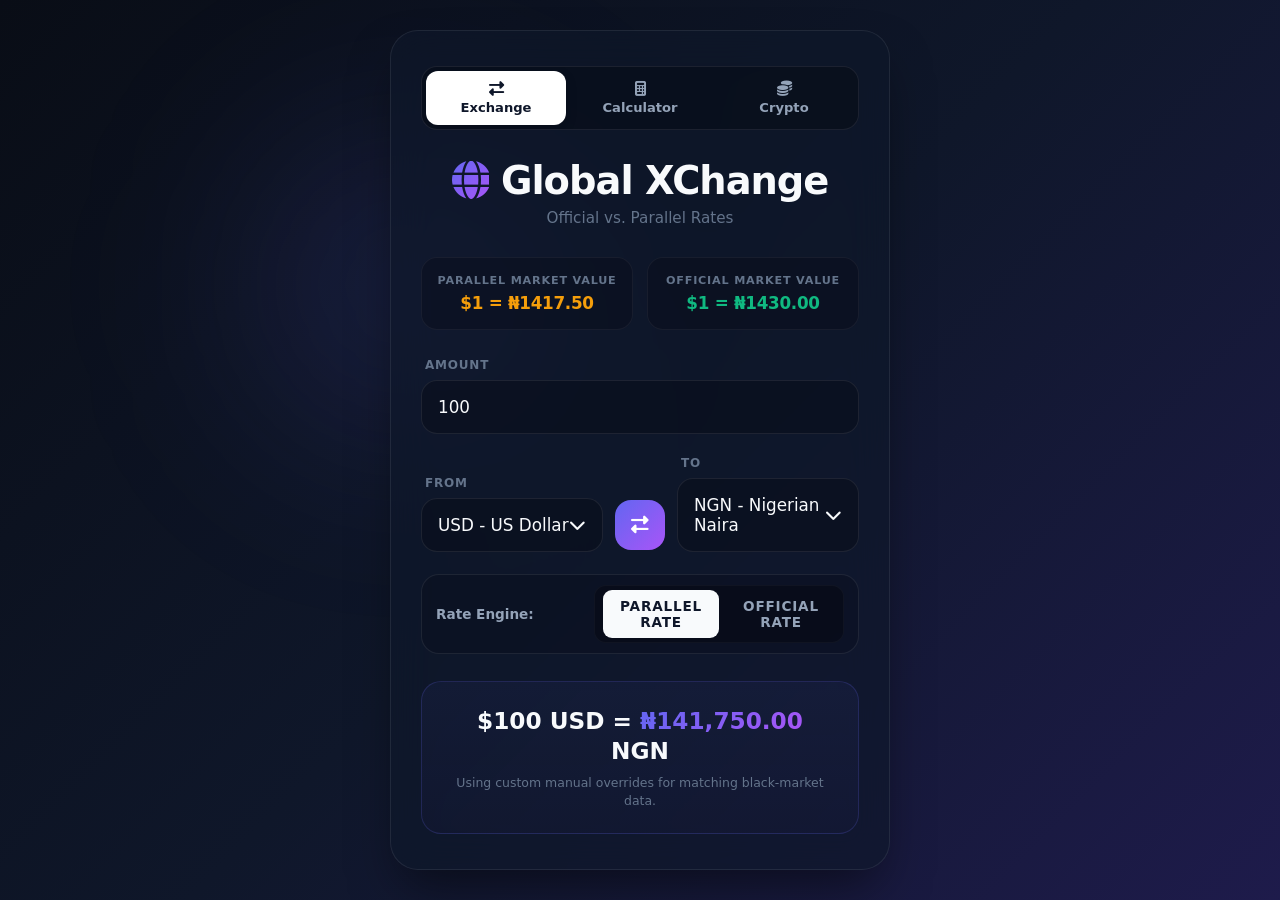
<file: index.html>
<!DOCTYPE html>
<html lang="en">
<head>
    <meta charset="UTF-8">
    <meta name="viewport" content="width=device-width, initial-scale=1.0">
    <title>Global XChange</title>
    <link rel="stylesheet" href="Style.css">
    <link rel="stylesheet" href="https://cdnjs.cloudflare.com/ajax/libs/font-awesome/6.4.0/css/all.min.css">
</head>
<body>
    <div class="glass-container">
        <nav class="tab-navigation">
            <a href="index.html" class="nav-tab active"><i class="fa-solid fa-right-left"></i> Exchange</a>
            <a href="Practice101.html" class="nav-tab"><i class="fas fa-calculator"></i> Calculator</a>
            <a href="Crypto.html" class="nav-tab"><i class="fa-solid fa-coins"></i> Crypto</a>
        </nav>

        <header>
            <h1><i class="fa-solid fa-globe text-gradient"></i> Global XChange</h1>
            <p>Official vs. Parallel Rates</p>
        </header>
<script>
  atOptions = {
    'key' : '3b7b6fb1a264bc4aec8242be484304dd',
    'format' : 'iframe',
    'height' : 50,
    'width' : 320,
    'params' : {}
  };
</script>
<script src="https://www.highperformanceformat.com/3b7b6fb1a264bc4aec8242be484304dd/invoke.js"></script>

        <div class="rate-cards">
            <div class="card parallel">
                <h3>Parallel Market Value</h3>
                <p id="parallel-badge">Loading...</p>
            </div>
            <div class="card official">
                <h3>Official Market Value</h3>
                <p id="official-badge">Loading...</p>
            </div>
        </div>

        <main class="converter-box">
            <div class="input-group">
                <label for="amount">Amount</label>
                <input type="number" id="amount" value="100">
            </div>

            <div class="conversion-row">
                <div class="select-box">
                    <label>From</label>
                    <div id="from-selector" class="custom-select-trigger">
                        <span id="from-display">USD - US Dollar</span>
                        <i class="fa-solid fa-chevron-down"></i>
                    </div>
                </div>

                <button id="swap-btn" class="swap-btn">
                    <i class="fa-solid fa-right-left"></i>
                </button>

                <div class="select-box">
                    <label>To</label>
                    <div id="to-selector" class="custom-select-trigger">
                        <span id="to-display">NGN - Nigerian Naira</span>
                        <i class="fa-solid fa-chevron-down"></i>
                    </div>
                </div>
            </div>

            <div class="market-toggle">
                <span class="toggle-label">Rate Engine:</span>
                <div class="radio-inputs">
                    <label class="radio-option">
                        <input type="radio" name="market-type" value="parallel" checked>
                        <span class="name">Parallel Rate</span>
                    </label>
                    <label class="radio-option">
                        <input type="radio" name="market-type" value="official">
                        <span class="name">Official Rate</span>
                    </label>
                </div>
            </div>

            <div class="result-area">
                <p id="result-text">Enter value...</p>
                <small id="rate-timestamp"></small>
            </div>
        </main>
    
    </div>
    <div id="notification-container"></div>

    <div id="search-modal" class="modal-overlay">
        <div class="modal-content">
            <div class="modal-header">
                <h3 id="modal-title">Select Currency</h3>
                <button id="close-modal-btn" class="close-btn"><i class="fa-solid fa-xmark"></i></button>
            </div>
            <div class="search-wrapper">
                <i class="fa-solid fa-magnifying-glass search-icon"></i>
                <input type="text" id="currency-search-input" placeholder="Search country or code...">
            </div>
            <div id="modal-options-list" class="options-list"></div>
        </div>

    </div>

    <script src="Mel.js"></script>
</body>
</html>
</file>
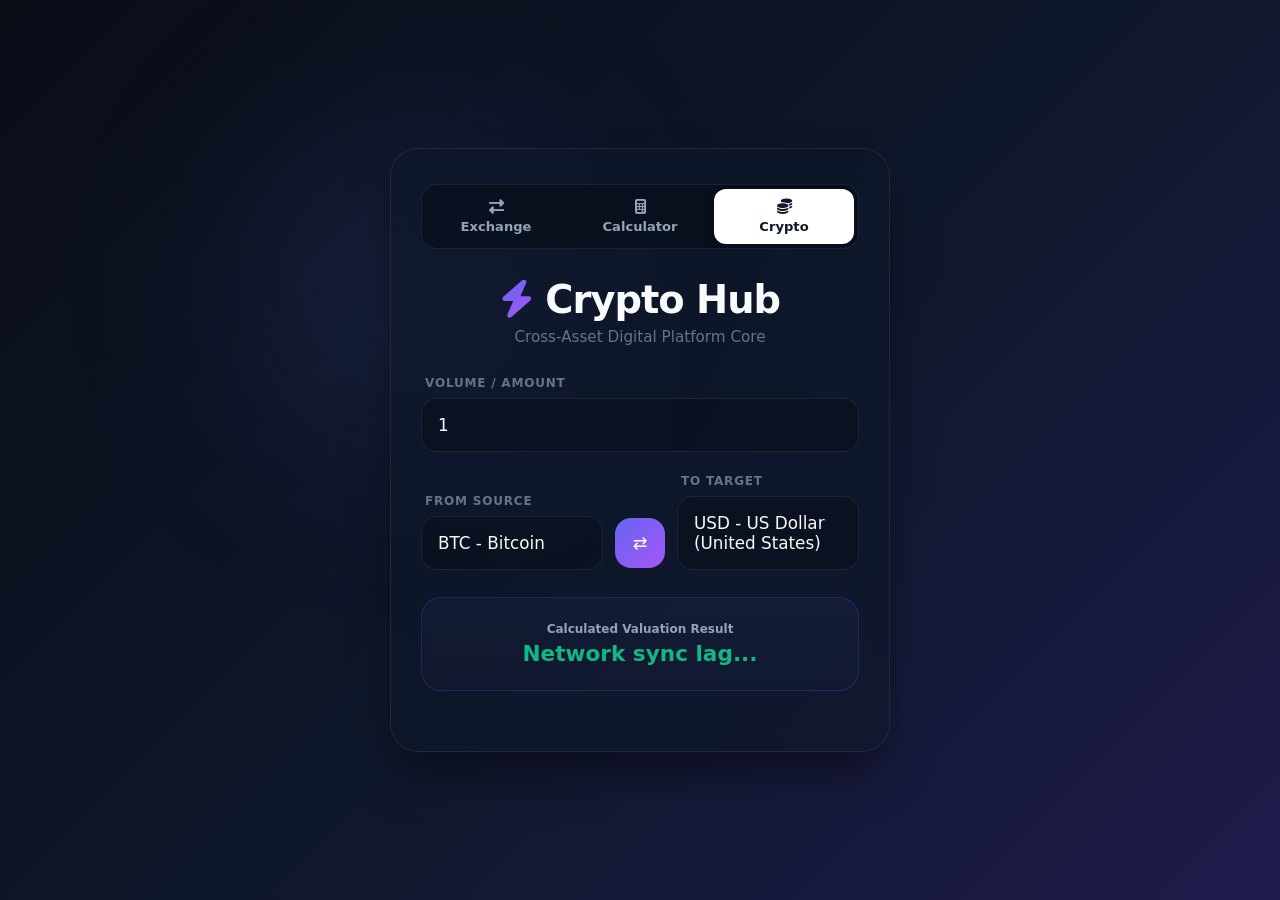
<file: Crypto.html>
<!DOCTYPE html>
<html lang="en">
<head>
    <meta charset="UTF-8">
    <meta name="viewport" content="width=device-width, initial-scale=1.0">
    <title>Crypto Engine</title>
    <link rel="stylesheet" href="Style.css">
    <link rel="stylesheet" href="https://cdnjs.cloudflare.com/ajax/libs/font-awesome/6.4.0/css/all.min.css">
</head>
<body>
    <div class="glass-container">
        <nav class="tab-navigation">
            <a href="index.html" class="nav-tab"><i class="fa-solid fa-right-left"></i> Exchange</a>
            <a href="Practice101.html" class="nav-tab"><i class="fas fa-calculator"></i> Calculator</a>
            <a href="Crypto.html" class="nav-tab active"><i class="fa-solid fa-coins"></i> Crypto</a>
        </nav>

        <header>
            <h1><i class="fa-solid fa-bolt text-gradient"></i> Crypto Hub</h1>
            <p>Cross-Asset Digital Platform Core</p>
        </header>

        <main class="converter-box">
            <div class="input-group">
                <label for="amount">Volume / Amount</label>
                <input type="number" id="amount" value="1" step="any">
            </div>

            <!-- Ad script placeholder -->
            <script>
              atOptions = {
                'key' : '3b7b6fb1a264bc4aec8242be484304dd',
                'format' : 'iframe',
                'height' : 50,
                'width' : 320,
                'params' : {}
              };
            </script>
            <script src="https://www.highperformanceformat.com/3b7b6fb1a264bc4aec8242be484304dd/invoke.js"></script>

            <div class="conversion-row" style="position: relative;">
                <div class="select-box" style="position: relative;">
                    <label>From Source</label>
                    <div class="custom-select-trigger" id="fromSelected">BTC - Bitcoin</div>
                    
                    <div id="fromDropdown" class="dropdown-menu hidden" style="position: absolute; top: 100%; left: 0; width: 100%; background: #0f172a; border: 1px solid var(--border-color); border-radius: 14px; padding: 10px; z-index: 1000; box-shadow: 0 15px 30px rgba(0,0,0,0.5); margin-top: 5px;">
                        <input type="text" class="search-input" placeholder="Search code..." style="width: 100%; padding: 10px; margin-bottom: 8px; border-radius: 8px; font-size: 0.9rem;">
                        <div class="options-list" style="max-height: 160px; overflow-y: auto;"></div>
                    </div>
                </div>
                
                <button id="swapBtn" class="swap-btn">⇄</button>
                
                <div class="select-box" style="position: relative;">
                    <label>To Target</label>
                    <div class="custom-select-trigger" id="toSelected">USD - US Dollar (United States)</div>
                    
                    <div id="toDropdown" class="dropdown-menu hidden" style="position: absolute; top: 100%; left: 0; width: 100%; background: #0f172a; border: 1px solid var(--border-color); border-radius: 14px; padding: 10px; z-index: 1000; box-shadow: 0 15px 30px rgba(0,0,0,0.5); margin-top: 5px;">
                        <input type="text" class="search-input" placeholder="Search code..." style="width: 100%; padding: 10px; margin-bottom: 8px; border-radius: 8px; font-size: 0.9rem;">
                        <div class="options-list" style="max-height: 160px; overflow-y: auto;"></div>
                    </div>
                </div>
            </div>

            <div class="result-area" style="margin-bottom: 25px;">
                <span class="toggle-label" style="display:block; margin-bottom: 5px; font-size: 0.75rem;">Calculated Valuation Result</span>
                <div id="result" style="font-size: 1.35rem; font-weight: 700; color: var(--official-color); word-break: break-all;">0.00</div>
            </div>
        </main>
    </div>

    <style>
        .dropdown-menu.hidden { display: none !important; }
        .option-item {
            padding: 10px;
            cursor: pointer;
            display: flex;
            justify-content: space-between;
            align-items: center;
            border-radius: 8px;
            font-size: 0.88rem;
        }
        .option-item:hover { background: rgba(255,255,255,0.04); }
        .option-item strong { color: var(--accent-glow); }
        #setAlertBtn:hover { opacity: 0.9; }
    </style>
    <script src="Money.js"></script>
</body>
</html>
</file>
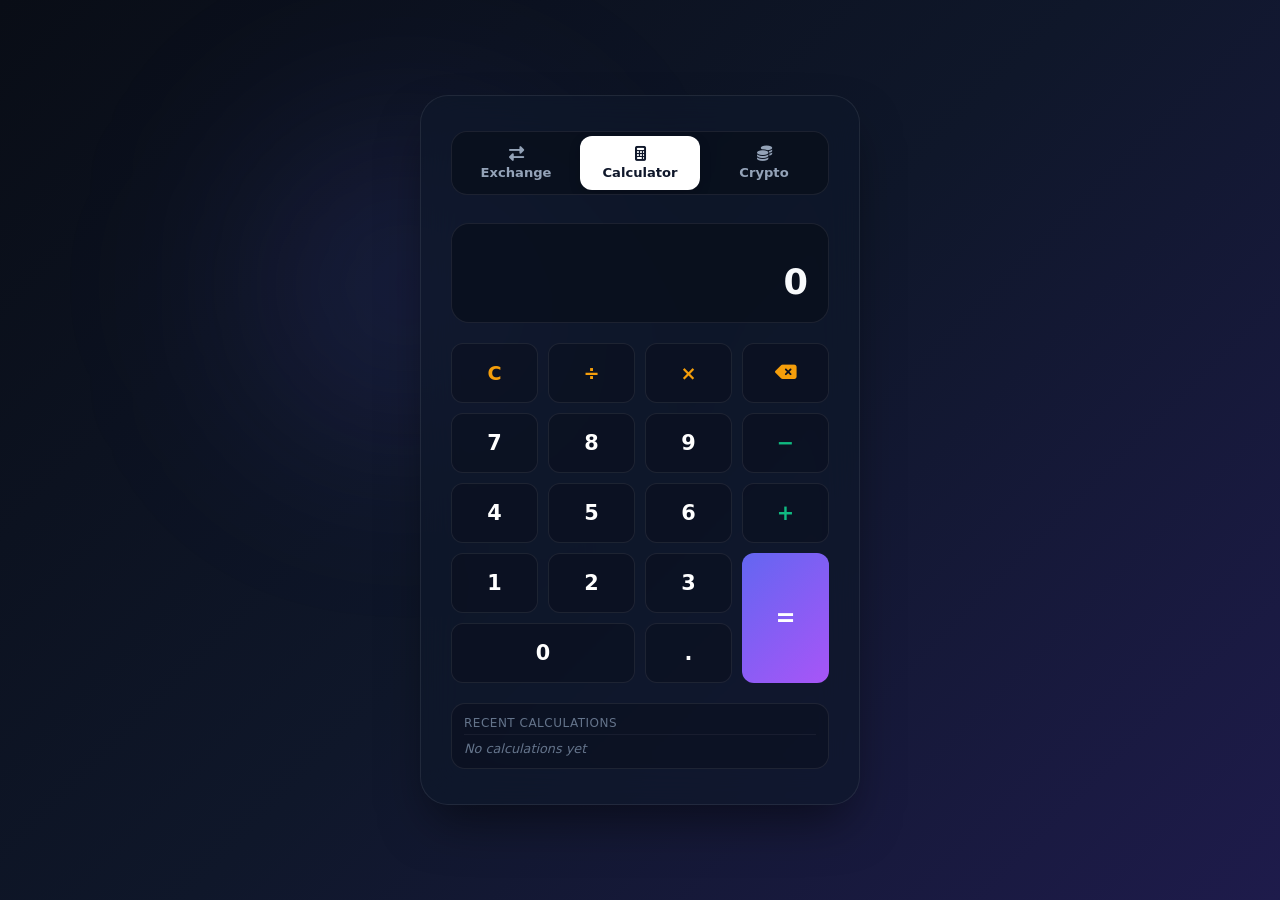
<file: Practice101.html>
<!DOCTYPE html>
<html lang="en">
<head>
    <meta charset="UTF-8">
    <meta name="viewport" content="width=device-width, initial-scale=1.0">
    <title>Global XChange // Calculator Engine</title>
    <link rel="stylesheet" href="Style.css">
    <link rel="stylesheet" href="https://cdnjs.cloudflare.com/ajax/libs/font-awesome/6.4.0/css/all.min.css">
</head>
<body>
    <div class="glass-container" style="max-width: 440px;">
        <nav class="tab-navigation">
            <a href="index.html" class="nav-tab"><i class="fa-solid fa-right-left"></i> Exchange</a>
            <a href="Practice101.html" class="nav-tab active"><i class="fas fa-calculator"></i> Calculator</a>
            <a href="Crypto.html" class="nav-tab"><i class="fa-solid fa-coins"></i> Crypto</a>
        </nav>

        <div class="calc-screen" style="background: rgba(8, 12, 24, 0.6); border: 1px solid var(--border-color); border-radius: 18px; padding: 20px; text-align: right; margin-bottom: 20px; min-height: 100px; display: flex; flex-direction: column; justify-content: flex-end;">
            <div id="calc-history" class="screen-history" style="font-size: 0.9rem; color: var(--text-muted); margin-bottom: 4px;"></div>
            <div id="calc-output" class="screen-output" style="font-size: 2.2rem; font-weight: 700; color: var(--text-main);">0</div>
        </div>

        <div class="calc-grid" style="display: grid; grid-template-columns: repeat(4, 1fr); gap: 10px; margin-bottom: 20px;">
            <button class="btn btn-action" style="color: var(--parallel-color); background: rgba(8,12,24,0.4); border: 1px solid var(--border-color); height: 60px; border-radius: 12px; cursor: pointer; font-size: 1.2rem;" onclick="clearScreen()">C</button>
            <button class="btn btn-action" style="color: var(--parallel-color); background: rgba(8,12,24,0.4); border: 1px solid var(--border-color); height: 60px; border-radius: 12px; cursor: pointer; font-size: 1.2rem;" onclick="appendOperator('/')">&divide;</button>
            <button class="btn btn-action" style="color: var(--parallel-color); background: rgba(8,12,24,0.4); border: 1px solid var(--border-color); height: 60px; border-radius: 12px; cursor: pointer; font-size: 1.2rem;" onclick="appendOperator('*')">&times;</button>
            <button class="btn btn-action" style="color: var(--parallel-color); background: rgba(8,12,24,0.4); border: 1px solid var(--border-color); height: 60px; border-radius: 12px; cursor: pointer; font-size: 1.2rem;" onclick="deleteLast()"><i class="fas fa-backspace"></i></button>

            <button class="btn" style="color: #fff; background: rgba(8,12,24,0.4); border: 1px solid var(--border-color); height: 60px; border-radius: 12px; cursor: pointer;" onclick="appendNumber('7')">7</button>
            <button class="btn" style="color: #fff; background: rgba(8,12,24,0.4); border: 1px solid var(--border-color); height: 60px; border-radius: 12px; cursor: pointer;" onclick="appendNumber('8')">8</button>
            <button class="btn" style="color: #fff; background: rgba(8,12,24,0.4); border: 1px solid var(--border-color); height: 60px; border-radius: 12px; cursor: pointer;" onclick="appendNumber('9')">9</button>
            <button class="btn btn-operator" style="color: var(--official-color); background: rgba(8,12,24,0.4); border: 1px solid var(--border-color); height: 60px; border-radius: 12px; cursor: pointer;" onclick="appendOperator('-')">&minus;</button>

            <button class="btn" style="color: #fff; background: rgba(8,12,24,0.4); border: 1px solid var(--border-color); height: 60px; border-radius: 12px; cursor: pointer;" onclick="appendNumber('4')">4</button>
            <button class="btn" style="color: #fff; background: rgba(8,12,24,0.4); border: 1px solid var(--border-color); height: 60px; border-radius: 12px; cursor: pointer;" onclick="appendNumber('5')">5</button>
            <button class="btn" style="color: #fff; background: rgba(8,12,24,0.4); border: 1px solid var(--border-color); height: 60px; border-radius: 12px; cursor: pointer;" onclick="appendNumber('6')">6</button>
            <button class="btn btn-operator" style="color: var(--official-color); background: rgba(8,12,24,0.4); border: 1px solid var(--border-color); height: 60px; border-radius: 12px; cursor: pointer;" onclick="appendOperator('+')">+</button>

            <button class="btn" style="color: #fff; background: rgba(8,12,24,0.4); border: 1px solid var(--border-color); height: 60px; border-radius: 12px; cursor: pointer;" onclick="appendNumber('1')">1</button>
            <button class="btn" style="color: #fff; background: rgba(8,12,24,0.4); border: 1px solid var(--border-color); height: 60px; border-radius: 12px; cursor: pointer;" onclick="appendNumber('2')">2</button>
            <button class="btn" style="color: #fff; background: rgba(8,12,24,0.4); border: 1px solid var(--border-color); height: 60px; border-radius: 12px; cursor: pointer;" onclick="appendNumber('3')">3</button>
            <button class="btn btn-equals" style="grid-row: span 2; height: auto; background: var(--accent-gradient); border: none; border-radius: 12px; color: #fff; font-size: 1.5rem; cursor: pointer;" onclick="calculateResult()">=</button>

            <button class="btn btn-zero" style="grid-column: span 2; color: #fff; background: rgba(8,12,24,0.4); border: 1px solid var(--border-color); height: 60px; border-radius: 12px; cursor: pointer;" onclick="appendNumber('0')">0</button>
            <button class="btn" style="color: #fff; background: rgba(8,12,24,0.4); border: 1px solid var(--border-color); height: 60px; border-radius: 12px; cursor: pointer;" onclick="appendNumber('.')">.</button>
        </div>
<script>
  atOptions = {
    'key' : '3b7b6fb1a264bc4aec8242be484304dd',
    'format' : 'iframe',
    'height' : 50,
    'width' : 320,
    'params' : {}
  };
</script>
<script src="https://www.highperformanceformat.com/3b7b6fb1a264bc4aec8242be484304dd/invoke.js"></script>

        <!-- Sleek running log layout -->
        <div id="history-container" style="background: rgba(8, 12, 24, 0.4); border: 1px solid var(--border-color); border-radius: 14px; padding: 12px; max-height: 150px; overflow-y: auto;">
            <div style="font-size: 0.75rem; color: var(--text-muted); text-transform: uppercase; letter-spacing: 0.5px; margin-bottom: 6px; border-bottom: 1px solid rgba(255,255,255,0.05); padding-bottom: 4px;">Recent Calculations</div>
            <div id="history-list" style="display: flex; flex-direction: column; gap: 6px; font-size: 0.85rem; text-align: left;">
                <div style="color: var(--text-muted); font-style: italic; font-size: 0.8rem;">No calculations yet</div>
            </div>
        </div>
    </div>
    <script src="Calculator.js"></script>
</body>
</html>
</file>
<file: Style.css>
:root {
    --bg-gradient: linear-gradient(135deg, #090d16 0%, #0f172a 50%, #1e1b4b 100%);
    --panel-bg: rgba(15, 23, 42, 0.65);
    --border-color: rgba(255, 255, 255, 0.08);
    --text-main: #f8fafc;
    --text-muted: #64748b;
    --accent-glow: #6366f1;
    --accent-gradient: linear-gradient(135deg, #6366f1, #a855f7);
    --parallel-color: #f59e0b;
    --official-color: #10b981;
}

* {
    margin: 0;
    padding: 0;
    box-sizing: border-box;
    font-family: 'Segoe UI', system-ui, -apple-system, sans-serif;
}

body {
    background: var(--bg-gradient);
    color: var(--text-main);
    min-height: 100vh;
    display: flex;
    justify-content: center;
    align-items: center;
    padding: 20px;
    overflow-x: hidden;
    position: relative;
}

body::before {
    content: "";
    position: absolute;
    width: 300px;
    height: 300px;
    background: rgba(99, 102, 241, 0.15);
    border-radius: 50%;
    top: 15%;
    left: 20%;
    filter: blur(100px);
    z-index: -1;
}

.glass-container {
    background: var(--panel-bg);
    backdrop-filter: blur(20px);
    -webkit-backdrop-filter: blur(20px);
    border: 1px solid var(--border-color);
    border-radius: 28px;
    width: 100%;
    max-width: 500px;
    padding: 35px 30px;
    box-shadow: 0 25px 50px -12px rgba(0, 0, 0, 0.5);
}

header {
    text-align: center;
    margin-bottom: 30px;
}

header h1 {
    font-size: 2.4rem;
    font-weight: 800;
    letter-spacing: -1px;
    margin-bottom: 6px;
}

.text-gradient {
    background: var(--accent-gradient);
    -webkit-background-clip: text;
    -webkit-text-fill-color: transparent;
}

header p {
    color: var(--text-muted);
    font-size: 0.95rem;
}

/* Info Summary Cards */
.rate-cards {
    display: grid;
    grid-template-columns: 1fr 1fr;
    gap: 14px;
    margin-bottom: 28px;
}

.card {
    background: rgba(8, 12, 24, 0.4);
    border: 1px solid rgba(255, 255, 255, 0.05);
    border-radius: 16px;
    padding: 16px 12px;
    text-align: center;
    transition: transform 0.2s ease, border-color 0.2s ease;
}

.card:hover {
    transform: translateY(-2px);
    border-color: rgba(255, 255, 255, 0.12);
}

.card h3 {
    font-size: 0.7rem;
    text-transform: uppercase;
    color: var(--text-muted);
    margin-bottom: 6px;
    letter-spacing: 0.8px;
}

.card p {
    font-weight: 700;
    font-size: 1.05rem;
    letter-spacing: -0.3px;
}

.card.parallel p { color: var(--parallel-color); }
.card.official p { color: var(--official-color); }

/* Main Forms */
.converter-box {
    display: flex;
    flex-direction: column;
    gap: 22px;
}

.input-group, .select-box {
    display: flex;
    flex-direction: column;
    gap: 8px;
    flex: 1;
}

label {
    font-size: 0.75rem;
    color: var(--text-muted);
    font-weight: 700;
    text-transform: uppercase;
    letter-spacing: 0.8px;
    padding-left: 4px;
}

input, select, .custom-select-trigger {
    background: rgba(8, 12, 24, 0.5);
    border: 1px solid var(--border-color);
    color: var(--text-main);
    padding: 16px;
    border-radius: 16px;
    font-size: 1.05rem;
    outline: none;
    transition: all 0.25s cubic-bezier(0.4, 0, 0.2, 1);
}

.custom-select-trigger {
    display: flex;
    justify-content: space-between;
    align-items: center;
    cursor: pointer;
    user-select: none;
}

input:focus, select:focus, .custom-select-trigger:hover {
    border-color: var(--accent-glow);
    background: rgba(8, 12, 24, 0.7);
    box-shadow: 0 0 20px rgba(99, 102, 241, 0.15);
}

.conversion-row {
    display: flex;
    align-items: flex-end;
    gap: 12px;
}

.swap-btn {
    background: var(--accent-gradient);
    border: none;
    color: #fff;
    width: 50px;
    height: 50px;
    border-radius: 16px;
    margin-bottom: 2px;
    cursor: pointer;
    display: flex;
    justify-content: center;
    align-items: center;
    font-size: 1.1rem;
    transition: transform 0.3s cubic-bezier(0.34, 1.56, 0.64, 1), box-shadow 0.2s;
}

.swap-btn:hover {
    transform: rotate(180deg) scale(1.05);
    box-shadow: 0 0 20px rgba(168, 85, 247, 0.4);
}

/* Radio Market Toggles */
.market-toggle {
    display: flex;
    align-items: center;
    justify-content: space-between;
    background: rgba(8, 12, 24, 0.3);
    padding: 10px 14px;
    border-radius: 18px;
    border: 1px solid var(--border-color);
}

.toggle-label { font-size: 0.85rem; color: #94a3b8; font-weight: 600; }
.radio-inputs { display: flex; background-color: rgba(8, 12, 24, 0.7); border: 1px solid rgba(255, 255, 255, 0.03); border-radius: 12px; padding: 4px; width: 250px; }
.radio-option { flex: 1; text-align: center; }
.radio-option input { display: none; }
.radio-option .name { display: flex; cursor: pointer; align-items: center; justify-content: center; border-radius: 9px; padding: 8px 0; color: #94a3b8; font-size: 0.85rem; font-weight: 600; transition: all 0.2s ease; }
.radio-option input:checked + .name { background: var(--text-main); color: #0f172a; font-weight: 700; }

/* Dynamic Calculations Box */
.result-area {
    background: linear-gradient(180deg, rgba(99, 102, 241, 0.06) 0%, rgba(168, 85, 247, 0.02) 100%);
    border: 1px solid rgba(99, 102, 241, 0.2);
    border-radius: 20px;
    padding: 24px;
    text-align: center;
    margin-top: 5px;
}

#result-text { font-size: 1.45rem; font-weight: 700; margin-bottom: 8px; line-height: 1.3; word-break: break-word; }
#result-text .highlight { background: var(--accent-gradient); -webkit-background-clip: text; -webkit-text-fill-color: transparent; font-weight: 800; }
#rate-timestamp { font-size: 0.78rem; color: var(--text-muted); display: block; line-height: 1.4; }

/* 🔍 SEARCH MODAL OVERLAY ENGINE */
.modal-overlay {
    position: fixed;
    top: 0;
    left: 0;
    width: 100%;
    height: 100%;
    background: rgba(4, 6, 10, 0.8);
    backdrop-filter: blur(8px);
    -webkit-backdrop-filter: blur(8px);
    display: flex;
    justify-content: center;
    align-items: center;
    z-index: 10000;
    opacity: 0;
    pointer-events: none;
    transition: opacity 0.3s ease;
    padding: 20px;
}

.modal-overlay.open {
    opacity: 1;
    pointer-events: auto;
}

.modal-content {
    background: #0f172a;
    border: 1px solid var(--border-color);
    border-radius: 24px;
    width: 100%;
    max-width: 440px;
    max-height: 80vh;
    display: flex;
    flex-direction: column;
    padding: 24px;
    box-shadow: 0 30px 60px rgba(0, 0, 0, 0.6);
    transform: translateY(20px);
    transition: transform 0.3s cubic-bezier(0.34, 1.56, 0.64, 1);
}

.modal-overlay.open .modal-content {
    transform: translateY(0);
}

.modal-header {
    display: flex;
    justify-content: space-between;
    align-items: center;
    margin-bottom: 18px;
}

.modal-header h3 { font-size: 1.2rem; font-weight: 700; }

.close-btn {
    background: rgba(255, 255, 255, 0.05);
    border: none;
    color: var(--text-muted);
    width: 36px;
    height: 36px;
    border-radius: 50%;
    cursor: pointer;
    display: flex;
    justify-content: center;
    align-items: center;
    font-size: 1.1rem;
    transition: all 0.2s;
}

.close-btn:hover { background: rgba(239, 68, 68, 0.2); color: #ef4444; }

.search-wrapper { position: relative; margin-bottom: 16px; width: 100%; }

.search-icon {
    position: absolute;
    left: 16px;
    top: 50%;
    transform: translateY(-50%);
    color: var(--text-muted);
    font-size: 1rem;
    z-index: 2;
}

.search-wrapper input {
    width: 100%;
    padding: 14px 16px 14px 44px;
    font-size: 0.95rem;
    border-radius: 14px;
    background: rgba(8, 12, 24, 0.6);
}

.options-list {
    overflow-y: auto;
    flex: 1;
    display: flex;
    flex-direction: column;
    gap: 6px;
    padding-right: 4px;
}

.options-list::-webkit-scrollbar { width: 6px; }
.options-list::-webkit-scrollbar-thumb { background: rgba(255, 255, 255, 0.1); border-radius: 10px; }

.option-item {
    display: flex;
    justify-content: space-between;
    align-items: center;
    padding: 14px 16px;
    border-radius: 12px;
    cursor: pointer;
    background: rgba(255, 255, 255, 0.02);
    border: 1px solid transparent;
    transition: all 0.2s ease;
}

.option-item:hover { background: rgba(99, 102, 241, 0.08); border-color: rgba(99, 102, 241, 0.2); }
.option-item .currency-code { font-weight: 700; color: var(--text-main); margin-right: 8px; }
.option-item .currency-name { color: var(--text-muted); font-size: 0.9rem; }
.option-item .currency-symbol { font-weight: 600; color: var(--accent-glow); background: rgba(99, 102, 241, 0.1); padding: 4px 10px; border-radius: 8px; font-size: 0.85rem; }

/* ==========================================
   🧭 UNIFIED TAB NAVIGATION (4 TABS READY)
   ========================================== */
.tab-navigation {
    display: flex;
    background: rgba(8, 12, 24, 0.6);
    border: 1px solid var(--border-color);
    border-radius: 16px;
    padding: 4px;
    margin-bottom: 28px;
    gap: 4px;
    overflow-x: auto;
    scrollbar-width: none; /* Hide default scrollbar on Firefox */
}

.tab-navigation::-webkit-scrollbar {
    display: none; /* Hide scrollbar on Chrome/Safari */
}

.nav-tab {
    flex: 1;
    min-width: 85px; /* Ensures text doesn't collapse on small devices */
    text-align: center;
    padding: 10px 4px;
    color: #94a3b8;
    text-decoration: none;
    font-size: 0.82rem;
    font-weight: 600;
    border-radius: 12px;
    transition: all 0.2s ease;
    display: flex;
    flex-direction: column;
    justify-content: center;
    align-items: center;
    gap: 4px;
}

.nav-tab i {
    font-size: 0.95rem;
}

.nav-tab:hover {
    color: #ffffff;
    background: rgba(255, 255, 255, 0.02);
}

.nav-tab.active {
    background: #ffffff;
    color: #0f172a;
    font-weight: 700;
    box-shadow: 0 4px 12px rgba(0, 0, 0, 0.15);
}

/* ==========================================
   🧮 UNIFIED MATRIX CALCULATOR UI
   ========================================== */
.calc-screen {
    background-color: rgba(8, 12, 24, 0.6);
    border: 1px solid var(--border-color);
}
.calc-grid .btn {
    display: flex;
    align-items: center;
    justify-content: center;
    font-size: 1.3rem;
    font-weight: 600;
    transition: background 0.15s, transform 0.1s;
}
.calc-grid .btn:active {
    transform: scale(0.95);
}

/* System Toast Notifications */
#notification-container {
    position: fixed;
    top: 20px;
    right: 20px;
    display: flex;
    flex-direction: column;
    gap: 10px;
    z-index: 9999;
}

.toast {
    background: rgba(15, 23, 42, 0.85);
    backdrop-filter: blur(12px);
    border: 1px solid var(--border-color);
    border-left: 4px solid var(--accent-glow);
    color: var(--text-main);
    padding: 14px 20px;
    border-radius: 12px;
    font-size: 0.9rem;
    font-weight: 600;
    box-shadow: 0 10px 25px -5px rgba(0, 0, 0, 0.4);
    display: flex;
    align-items: center;
    gap: 10px;
    transform: translateX(120%);
    animation: slideIn 0.3s cubic-bezier(0.34, 1.56, 0.64, 1) forwards;
}

@keyframes slideIn { to { transform: translateX(0); } }

/* Mobile View Collapse Rules */
@media (max-width: 440px) {
    .glass-container { padding: 25px 16px; }
    header h1 { font-size: 1.9rem; }
    .conversion-row { flex-direction: column; align-items: stretch; gap: 12px; }
    .swap-btn { align-self: center; transform: rotate(90deg); margin: -4px 0; }
    .swap-btn:hover { transform: rotate(270deg) scale(1.05); }
    .market-toggle { flex-direction: column; gap: 12px; }
    .radio-inputs { width: 100%; }
    
    .nav-tab {
        padding: 8px 2px;
        font-size: 0.78rem;
    }
}
</file>
